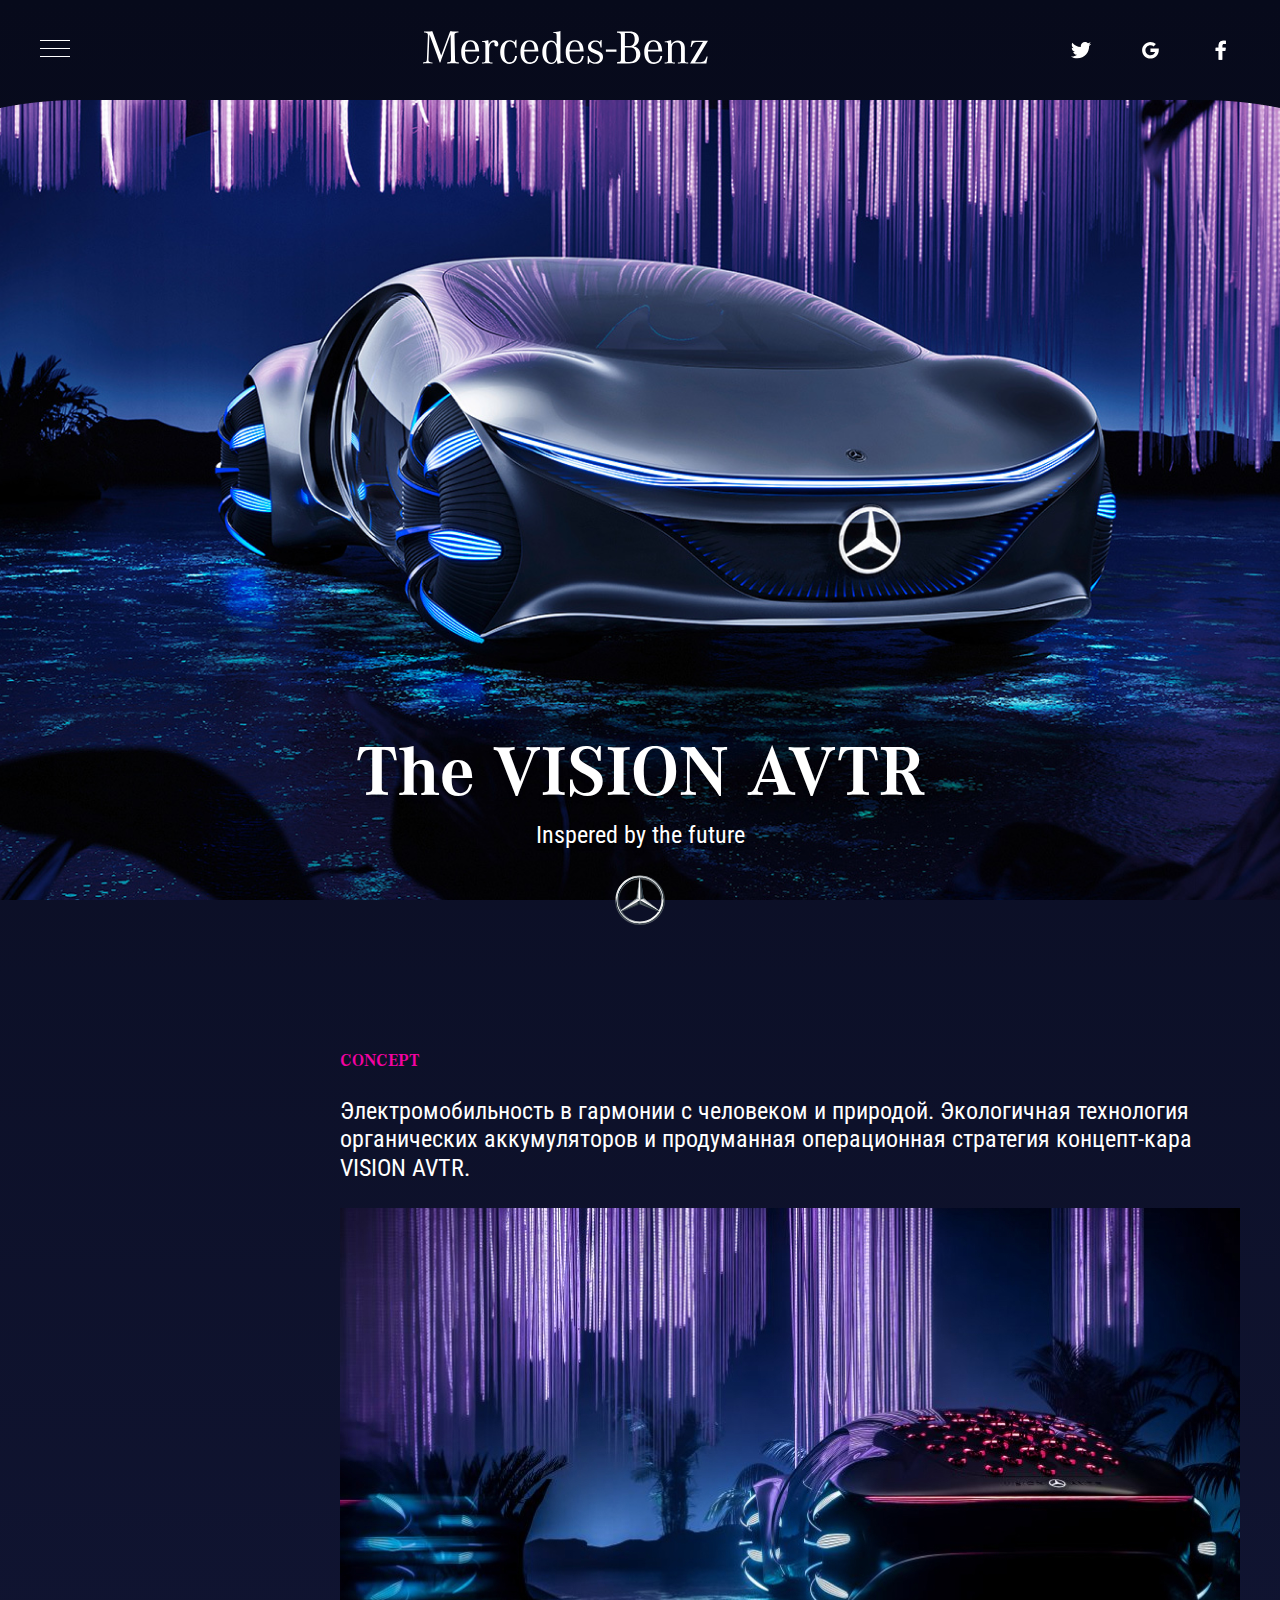
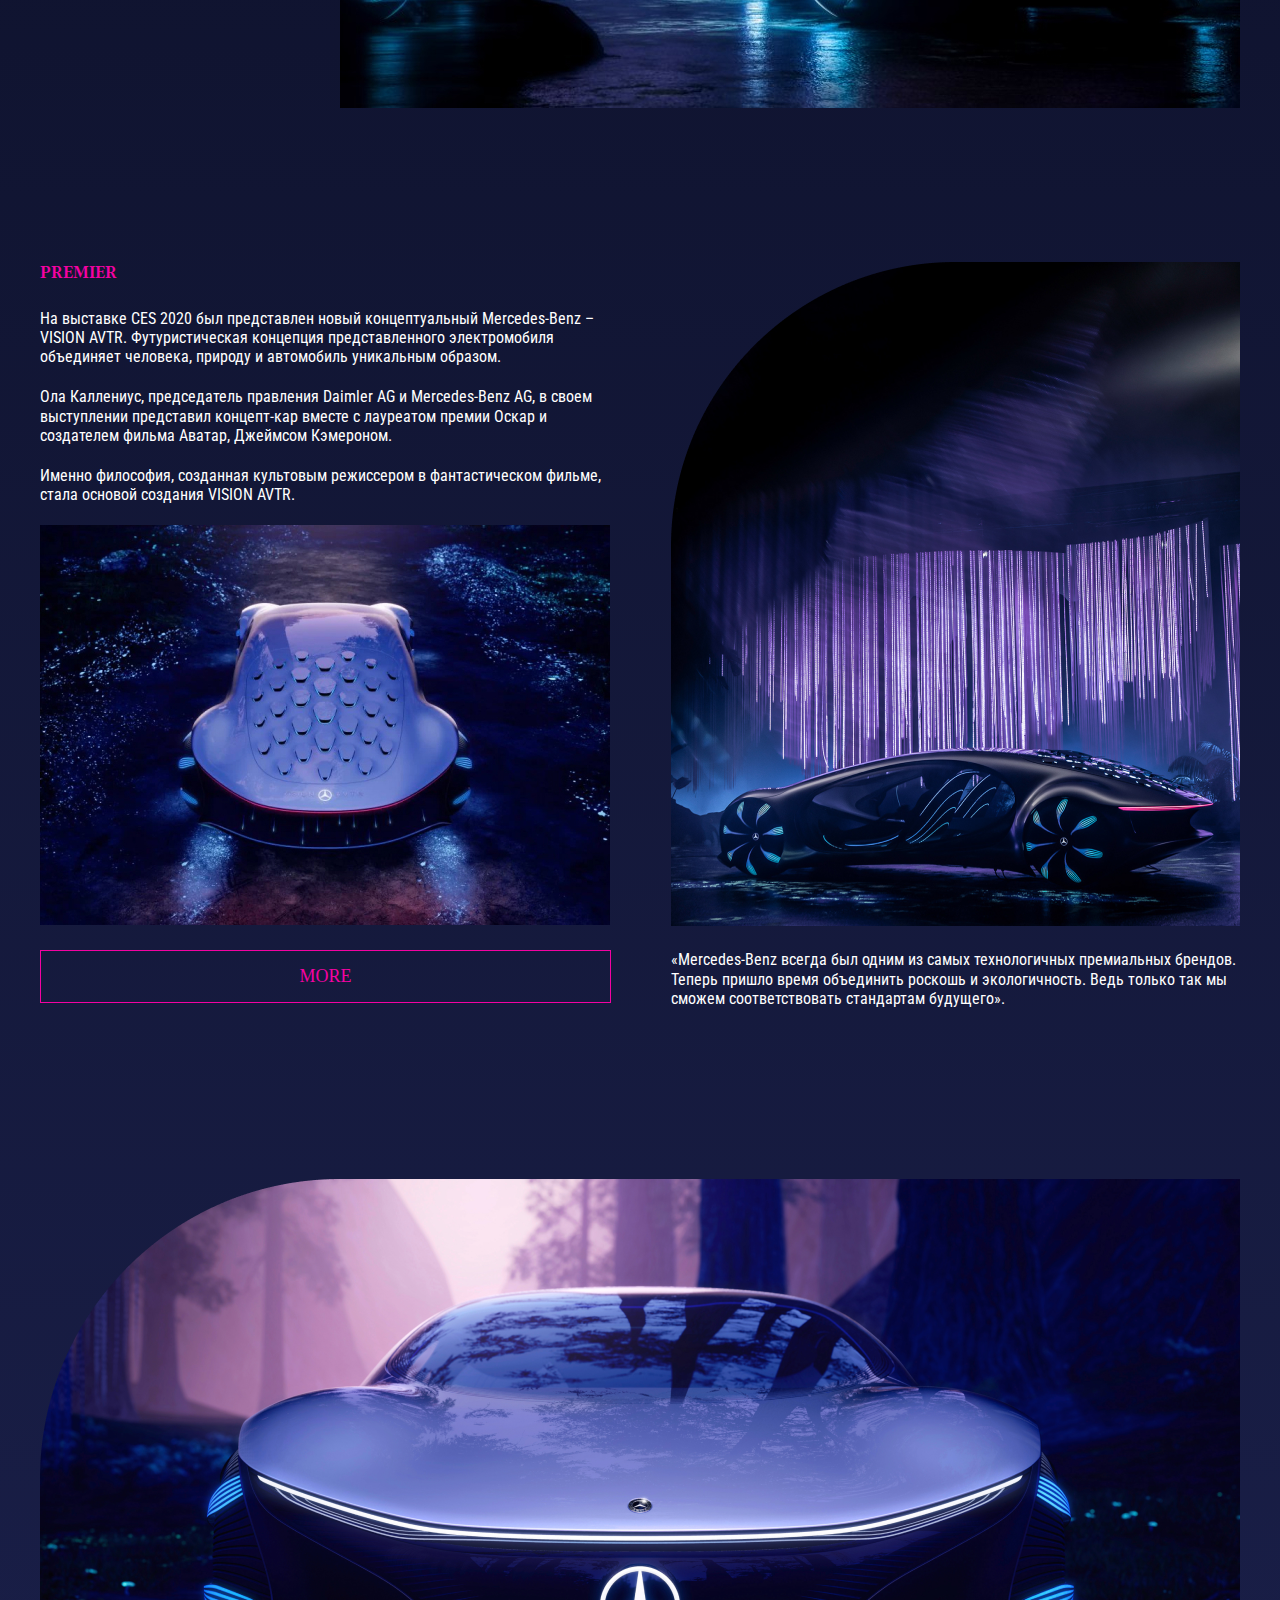
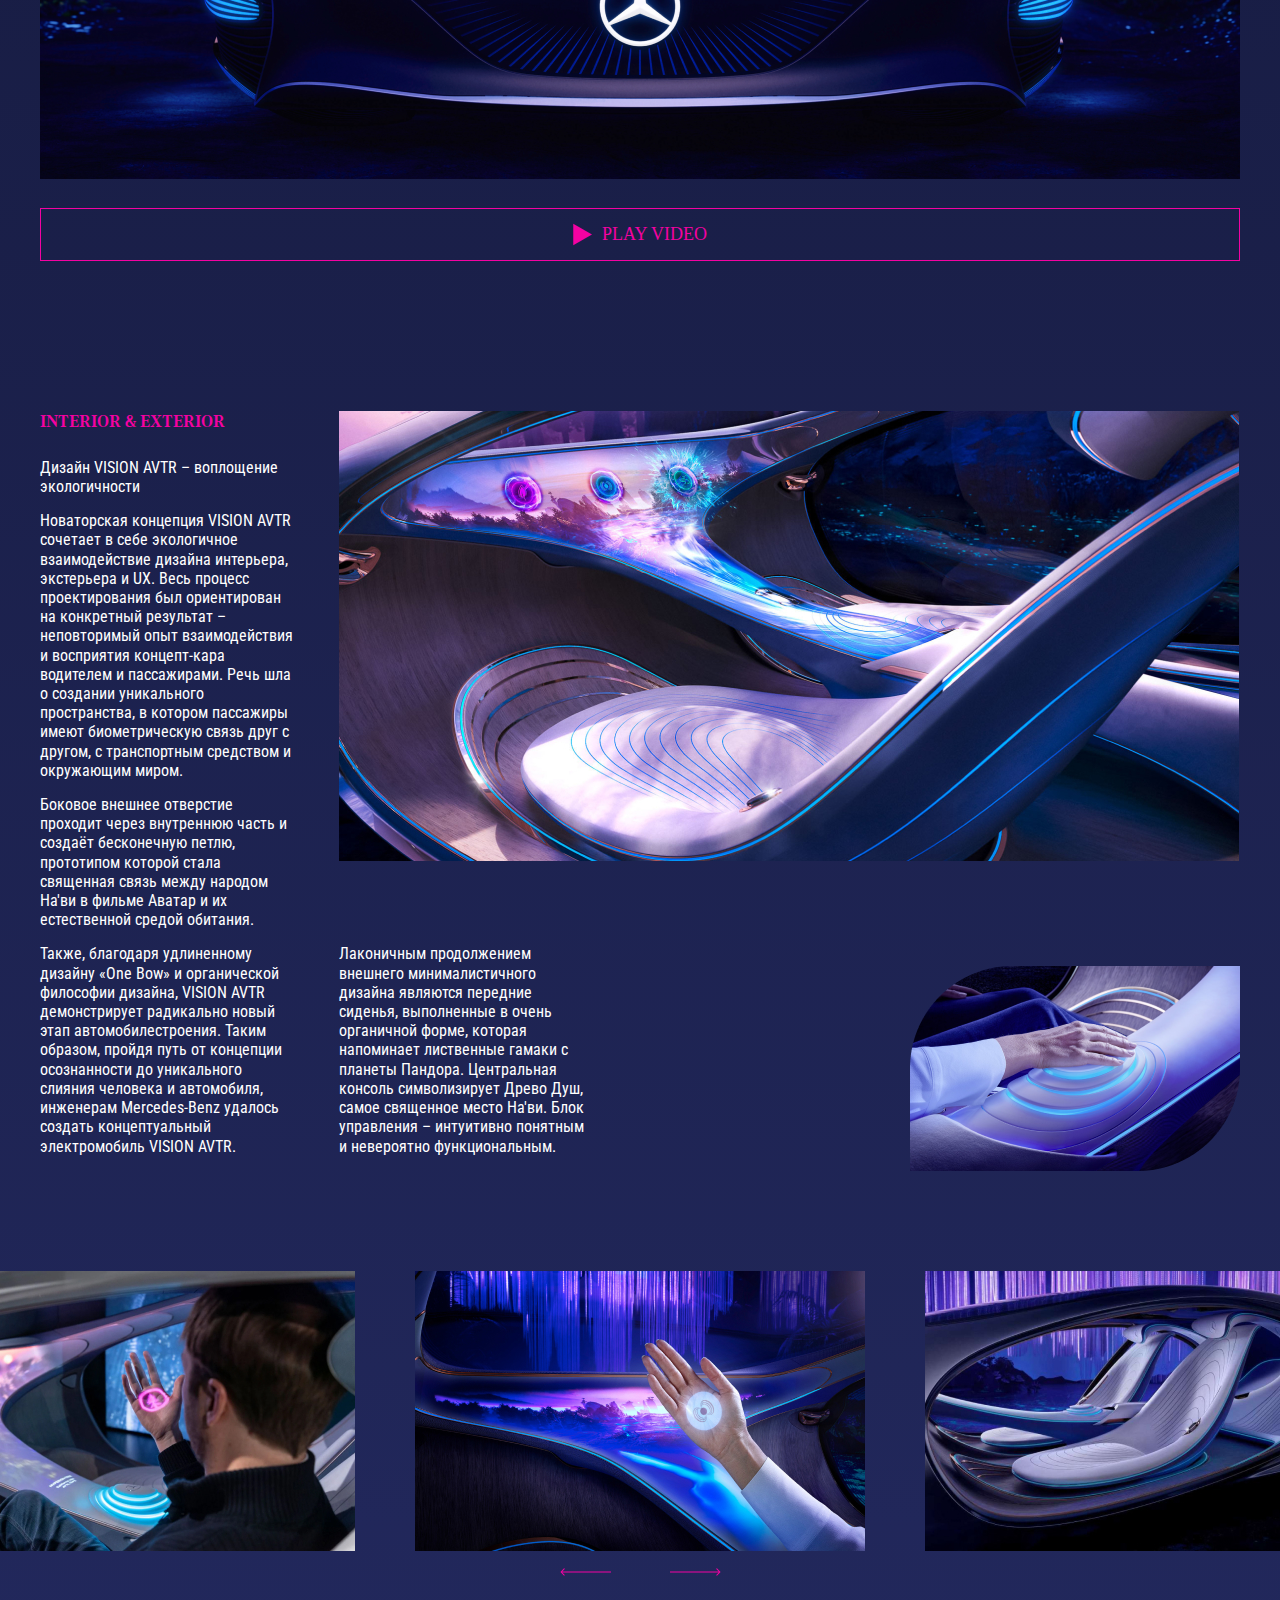
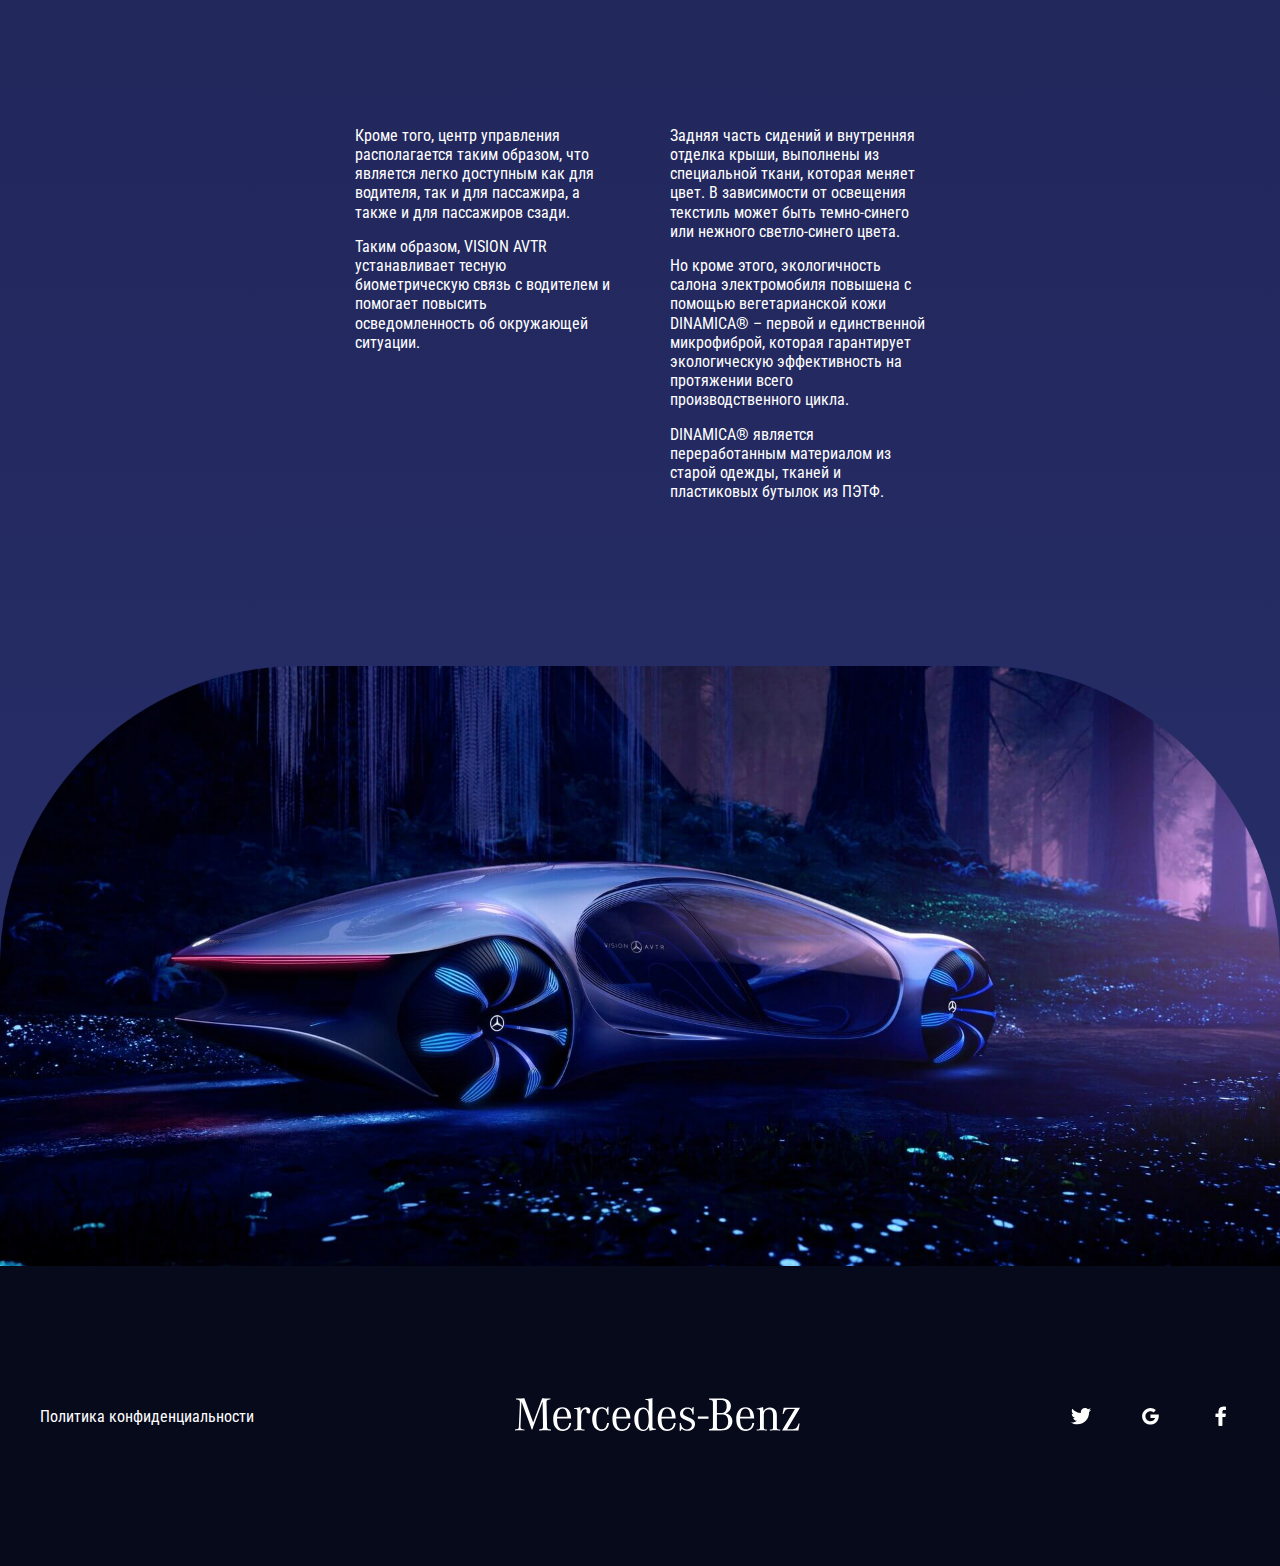
<file: Mercedes/index.html>
<!DOCTYPE html>
<html lang="en">

<head>
    <meta charset="UTF-8">
    <meta name="viewport" content="width=device-width, initial-scale=1.0">
    <meta http-equiv="X-UA-Compatible" content="ie=edge">
    <title>Document</title>
    <link rel="preconnect" href="https://fonts.googleapis.com">
    <link rel="preconnect" href="https://fonts.gstatic.com" crossorigin>
    <link href="https://fonts.googleapis.com/css2?family=Roboto+Condensed&display=swap" rel="stylesheet">
    <link rel="stylesheet" href="css/reset.css">
    <link rel="stylesheet" href="css/slick.css">
    <link rel="stylesheet" href="css/jquery.fancybox.css">
    <link rel="stylesheet" href="css/style.css">
</head>

<body>
<heder class="header">
    <div class="container">
        <div class="header__top">
            <button class="header__nav">
                <img src="images/menu-btn.svg" alt="menu button" class="header__nav-img">
            </button>
            <a href="#" class="logo">
                <img src="images/logo.svg" alt="logo" class="logo__img">
            </a>
            <ul class="list">
                <li class="list__item">
                    <a href="#" class="list__link">
                        <img src="images/twitter.svg" alt="" class="list__img">
                    </a>
                </li>
                <li class="list__item">
                    <a href="#" class="list__link">
                        <img src="images/google.svg" alt="" class="list__img">
                    </a>
                </li>
                <li class="list__item">
                    <a href="#" class="list__link">
                        <img src="images/facebook.svg" alt="" class="list__img">
                    </a>
                </li>
            </ul>
        </div>
    </div>
    <div class="header__content">
        <h1 class="title">
            The VISION AVTR
        </h1>
        <p class="title-descr">
            Inspered by the future
        </p>
    </div>
</heder>

<section class="concept">
    <div class="container">
        <div class="concept__inner">
            <h3 class="concept__title section__title">
                concept
            </h3>
            <p class="concept__text">
                Электромобильность в гармонии с человеком и природой. Экологичная технология органических аккумуляторов
                и продуманная операционная стратегия концепт-кара VISION AVTR.
            </p>
            <img src="images/concept.jpg" alt="" class="concept__img">
        </div>
    </div>
</section>

<section class="premier">
    <div class="container">
        <div class="premier__inner">
            <div class="premier__colum">
                <h3 class="section__title">
                    PREMIER
                </h3>
                <p class="premier__text">
                    На выставке CES 2020 был представлен новый концептуальный Mercedes-Benz – VISION AVTR.
                    Футуристическая концепция представленного электромобиля объединяет человека, природу и автомобиль
                    уникальным образом.
                </p>
                <p class="premier__text">
                    Ола Каллениус, председатель правления Daimler AG и Mercedes-Benz AG, в своем выступлении представил
                    концепт-кар вместе с лауреатом премии Оскар и создателем фильма Аватар, Джеймсом Кэмероном.
                </p>
                <p class="premier__text">
                    Именно философия, созданная культовым режиссером в фантастическом фильме, стала основой создания
                    VISION AVTR.
                </p>
                <img src="images/premier-1.jpg" alt="" class="premier__img">
                <button class="premier__btn">More</button>
            </div>
            <div class="premier__colum">
                <img src="images/premier-2.png" alt="" class="premier__img">
                <p class="premier__text">
                    «Mercedes-Benz всегда был одним из самых технологичных премиальных брендов. Теперь пришло время
                    объединить роскошь и экологичность. Ведь только так мы сможем соответствовать стандартам будущего».
                </p>
            </div>
        </div>
    </div>
</section>

<div class="video">
    <div class="container">
        <img src="images/video.png" alt="" class="video__img">
        <button class="video__btn">
            <svg width="19" height="23" viewBox="0 0 19 23" fill="none" xmlns="http://www.w3.org/2000/svg">
                <path d="M19 11.5L0.25 22.3253L0.25 0.674683L19 11.5Z" fill="#F402A2"/>
            </svg>
            <spa>
                PLAY VIDEO
            </spa>
        </button>
    </div>
</div>

<section class="design">
    <div class="container">
        <div class="design__interior">
            <div class="design__cell-one">
                <h3 class="section__title">
                    INTERIOR & EXTERIOR
                </h3>
                <p class="design__cell-text">
                    Дизайн VISION AVTR – воплощение экологичности
                </p>
                <p class="design__cell-text">
                    Новаторская концепция VISION AVTR сочетает в себе экологичное взаимодействие дизайна интерьера,
                    экстерьера и UX. Весь процесс проектирования был ориентирован на конкретный результат – неповторимый
                    опыт взаимодействия и восприятия концепт-кара водителем и пассажирами. Речь шла о создании
                    уникального пространства, в котором пассажиры имеют биометрическую связь друг с другом, с
                    транспортным средством и окружающим миром.
                </p>
                <p class="design__cell-text">
                    Боковое внешнее отверстие проходит через внутреннюю часть и создаёт бесконечную петлю, прототипом
                    которой стала священная ​​связь между народом На'ви в фильме Аватар и их естественной средой
                    обитания.
                </p>
                <p class="design__cell-text">
                    Также, благодаря удлиненному дизайну «One Bow» и органической философии дизайна, VISION AVTR
                    демонстрирует радикально новый этап автомобилестроения. Таким образом, пройдя путь от концепции
                    осознанности до уникального слияния человека и автомобиля, инженерам Mercedes-Benz удалось создать
                    концептуальный электромобиль VISION AVTR.
                </p>
            </div>
            <img src="images/design-1.jpg" alt="" class="design__interior-img">
            <div class="design__cell-two">
                <div class="design__cell-text">
                    Лаконичным продолжением внешнего минималистичного дизайна являются передние сиденья, выполненные в
                    очень органичной форме, которая напоминает лиственные гамаки с планеты Пандора. Центральная консоль
                    символизирует Древо Душ, самое священное место На'ви. Блок управления – интуитивно понятным и
                    невероятно функциональным.
                </div>
            </div>
            <div class="design__cell-three">
                <img src="images/design-2.png" alt="" class="design__interior-img">

            </div>
        </div>
    </div>
    <div class="design-slider">
        <img src="images/slider-1.jpg" alt="" class="design-slider__item">
        <img src="images/slider-2.jpg" alt="" class="design-slider__item">
        <img src="images/slider-3.jpg" alt="" class="design-slider__item">
        <img src="images/slider-4.jpg" alt="" class="design-slider__item"> <img src="images/slider-1.jpg" alt=""
                                                                                class="design-slider__item">
        <img src="images/slider-2.jpg" alt="" class="design-slider__item">
        <img src="images/slider-3.jpg" alt="" class="design-slider__item">
        <img src="images/slider-4.jpg" alt="" class="design-slider__item">
    </div>
    <div class="design__box">
        <div class="design__box-column">
            <p class="design__box-text">
                Кроме того, центр управления располагается таким образом, что является легко доступным как для водителя,
                так и для пассажира, а также и для пассажиров сзади.
            </p>
            <p class="design__box-text">
                Таким образом, VISION AVTR устанавливает тесную биометрическую связь с водителем и помогает повысить
                осведомленность об окружающей ситуации.

            </p>
        </div>
        <div class="design__box-column">
            <p class="design__box-text">
                Задняя часть сидений и внутренняя отделка крыши, выполнены из специальной ткани, которая меняет цвет. В
                зависимости от освещения текстиль может быть темно-синего или нежного светло-синего цвета.
            </p>
            <p class="design__box-text">
                Но кроме этого, экологичность салона электромобиля повышена с помощью вегетарианской кожи DINAMICA® –
                первой и единственной микрофиброй, которая гарантирует экологическую эффективность на протяжении всего
                производственного цикла.
            </p>
            <p class="design__box-text">
                DINAMICA® является переработанным материалом из старой одежды, тканей и пластиковых бутылок из ПЭТФ.
            </p>
        </div>
    </div>
    <img src="images/design.png" alt="" class="design__img">
</section>


<footer class="footer">
    <div class="container">
        <div class="footer__inner">
            <a href="#" class="footer__link">
                Политика конфиденциальности
            </a>
            <a href="#" class="logo">
                <img src="images/logo.svg" alt="logo" class="logo__img">
            </a>
            <ul class="list">
                <li class="list__item">
                    <a href="#" class="list__link">
                        <img src="images/twitter.svg" alt="" class="list__img">
                    </a>
                </li>
                <li class="list__item">
                    <a href="#" class="list__link">
                        <img src="images/google.svg" alt="" class="list__img">
                    </a>
                </li>
                <li class="list__item">
                    <a href="#" class="list__link">
                        <img src="images/facebook.svg" alt="" class="list__img">
                    </a>
                </li>
            </ul>
        </div>
    </div>
</footer>

<script src="https://ajax.googleapis.com/ajax/libs/jquery/3.4.1/jquery.min.js"></script>
<script src="js/slick.min.js"></script>
<script src="js/jquery.fancybox.min.js"></script>
<script src="js/main.js"></script>
</body>
</file>
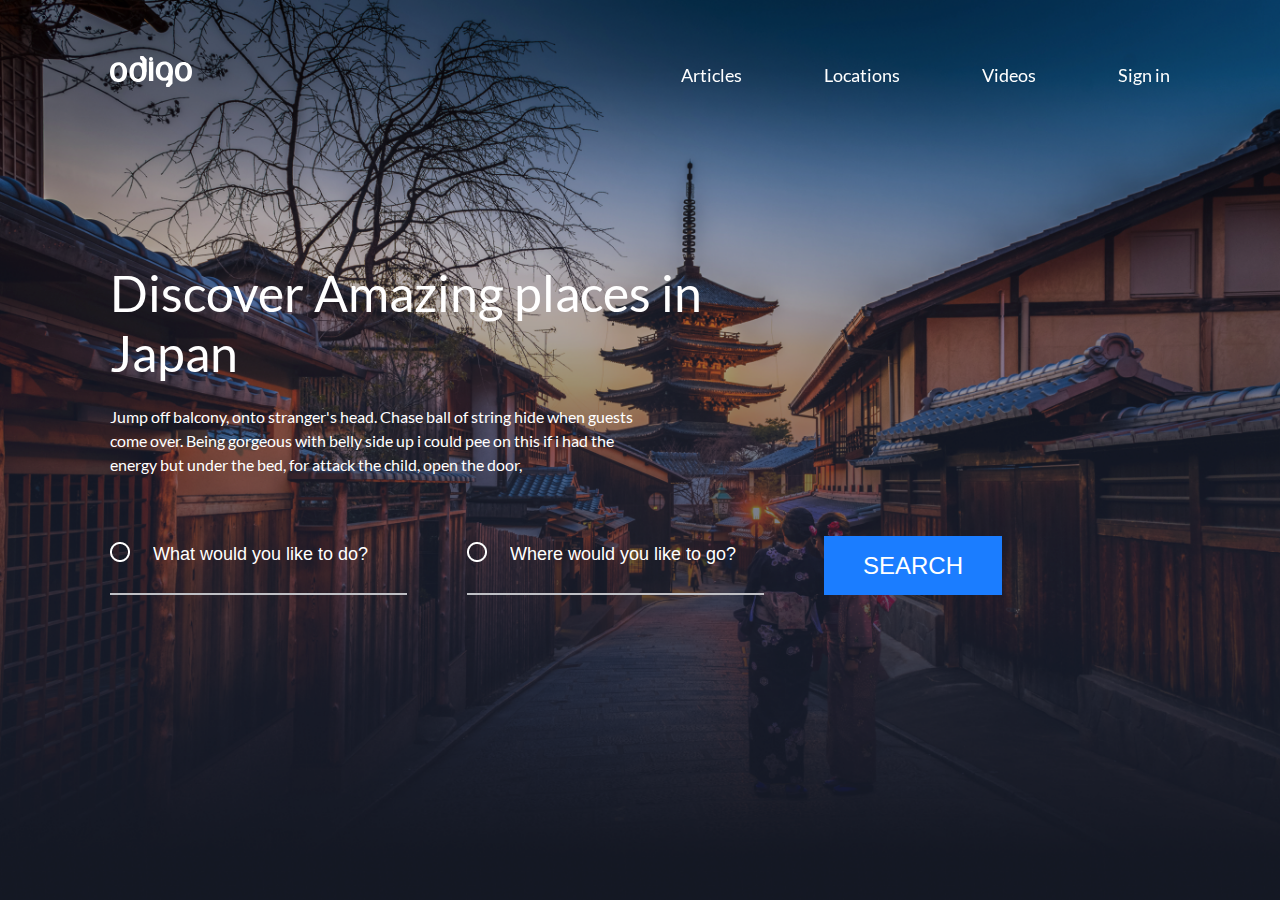
<file: website1/index.html>
<!doctype html>
<html lang="en">
<head>
    <meta charset="UTF-8">
    <meta name="viewport"
          content="width=device-width, user-scalable=no, initial-scale=1.0, maximum-scale=1.0, minimum-scale=1.0">
    <meta http-equiv="X-UA-Compatible" content="ie=edge">
    <title>Discover Amazing places in Japan</title>
    <link rel="stylesheet" href="./css/reset.css">
    <link rel="stylesheet" href="css/style.css">
</head>
<body>
<header class="header">
    <div class="wrapper">
        <div class="header_wrapper">
            <div class="header_logo">
                <a href="/" class="header_logo-link">
                    <img src="./img/svg/odigo-Logo.svg" alt="ODIGO" class="header_logo-pic">
                </a>
            </div>

            <nav class="header_nav">
                <ul class="header_list">
                    <li class="header_item">
                        <a href="#" class="header_link">Articles</a>
                    </li>
                    <li class="header_item">
                        <a href="#" class="header_link">Locations</a>
                    </li>
                    <li class="header_item">
                        <a href="#" class="header_link">Videos</a>
                    </li>
                    <li class="header_item">
                        <a href="#" class="header_link">Sign in</a>
                    </li>
                </ul>
            </nav>
        </div>

    </div>
</header>

<main class="main">
    <section class="intro">
        <div class="wrapper">
            <h1 class="intro_title">
                Discover Amazing places in Japan
            </h1>
            <p class="intro_subtitle">
                Jump off balcony, onto stranger's head. Chase ball of string hide when guests come over. Being gorgeous with belly side up i could pee on this if i had the energy but under the bed, for attack the child, open the door,
            </p>

            <form action="#" class="search_form">
                <fieldset class="search_form_wrap">
                    <p class="search_form_info">
                        <input type="text" name="user-like-to-do" class="search_form_field" placeholder="What would you like to do?">
                        <input type="text" name="user-like-to-go" class="search_form_field" placeholder="Where would you like to go?">
                        <button type="submit" class="search_form_submit">Search</button>
                    </p>
                </fieldset>
            </form>
        </div>
    </section>
</main>

</body>
</html>
</file>
<file: Mercedes/css/style.css>
html {
    box-sizing: border-box;
}

*,
*::after,
*::before {
    box-sizing: inherit;
}

@font-face {
    font-family: Corporate-A-Bold;
    font-style: normal;
    font-weight: 700;
    src: url('../fonts/Corporate-A-Bold.woff2') format('woff2'),
    url('../fonts/Corporate-A-Bold.woff') format('woff');
}

body {
    font-family: 'Roboto Condensed', sans-serif;
    background: linear-gradient(180deg, #070A1B 0%, #2A3170 100%);
    font-weight: 400;
    font-size: 16px;
    line-height: 120%;
    color: #FFFFFF;
}

a {
    text-decoration: none;
    color: inherit;
}

button {
    background-color: transparent;
    border: none;
    padding: 0;
    cursor: pointer;
}

ul {
    list-style: none;
}

.container {
    max-width: 1220px;
    margin: 0 auto;
    padding: 0 10px;
}

.header {
    background: #070A1B;
}

.header__top {
    display: flex;
    justify-content: space-between;
    align-items: center;
    height: 100px;
}

.list {
    display: flex;
}

.list__item + .list__item {
    margin-left: 30px;
}

.list__link {
    width: 40px;
    height: 40px;
    display: flex;
    justify-content: center;
    align-items: center;
    border-radius: 50%;
    transition: background .3s;
}

.list__link:hover {
    background-color: #C1A1D2;

}

.header__content {
    background-image: url(../images/header-bg.png);
    min-height: calc(100vh - 100px);
    background-repeat: no-repeat;
    background-position: center;
    background-size: cover;
    display: flex;
    flex-direction: column;
    align-items: center;
    justify-content: flex-end;
    position: relative;
}

.header__content::before {
    content: "";
    background-image: url(../images/decor.svg);
    width: 50px;
    height: 50px;
    position: absolute;
    left: 50%;
    transform: translateX(-50%);
    bottom: -25px;
}

.title {
    font-family: Corporate-A-Bold;
    margin-bottom: 5px;
    font-size: 72px;
    line-height: 120%;
    text-shadow: 0px 4px 4px rgba(0, 0, 0, 0.25);
}

.title-descr {
    font-size: 24px;
    line-height: 120%;
    text-shadow: 0px 4px 4px rgba(0, 0, 0, 0.25);
    margin-bottom: 50px;
}

/*footer section start*/
.footer{
    background: #070A1B;
}
.footer__inner {
    display: flex;
    justify-content: space-between;
    align-items: center;
    height: 300px;
}
/*footer section end*/

/*concept section start*/

.concept {
    padding-top: 150px;
    margin-bottom: 150px;

}

.concept__inner {
    max-width: 900px;
    margin-left: auto;
}

.section__title {
    margin-bottom: 25px;
    text-transform: uppercase;
    font-family: Corporate-A-Bold;
    color: #F402A2;
    font-size: 18px;
    line-height: 120%;
}

.concept__text {
    margin-bottom: 25px;
    font-size: 24px;
    line-height: 120%;
}

/*concept section end*/


/*premier section start*/

.premier {
    margin-bottom: 150px;
}

.premier__inner {
    display: flex;
    gap: 60px;

}

.premier__text {
    line-height: 120%;
    margin-bottom: 21px;
}

.premier__img {
    margin-bottom: 20px;
}

.premier__btn {
    display: block;
    width: 100%;
    font-family: 'Corporate A';
    text-transform: uppercase;
    text-align: center;
    font-size: 18px;
    line-height: 120%;
    color: #F402A2;
    border: 1px solid #F402A2;
    padding: 15px;
    transition: all .3s;
}

.premier__btn:hover {
    border: 1px solid #53A1CB;
    color: #53A1CB;
}

/*premier section end*/

/*video section start*/

.video {
    margin-bottom: 150px;

}

.video__img {
    margin-bottom: 25px;
}

.video__btn {
    width: 100%;
    display: flex;
    font-family: 'Corporate A';
    text-transform: uppercase;
    justify-content: center;
    align-items: center;
    font-size: 18px;
    gap: 10px;
    line-height: 120%;
    color: #F402A2;
    border: 1px solid #F402A2;
    padding: 14px;
    transition: all .3s;
}

.video__btn:hover {
    border: 1px solid #53A1CB;
    color: #53A1CB;
}

.video__btn path {
    transition: all .3s;
}

.video__btn:hover path {
    fill: #53A1CB;
}

/*video section end*/

/*section design start*/
.design{

}

.design__interior {
    display: grid;
    grid-template-columns: 255px 255px auto 330px;
    grid-template-rows: auto auto;
    gap: 14px 44px;
    margin-bottom: 100px;
}

.design__cell-one {
    grid-row: 1/3;
}

.design__cell-two {
    grid-row-end: -1;
    display: flex;
    align-items: flex-end;
}

.design__cell-three {
    grid-row-end: -1;
    grid-column-end: -1;
    display: flex;
    align-items: flex-end;
}
.design__cell-text{
    margin-bottom: 15px;
}

.design-slider__item{
    margin: 0 30px;
}
/*.slick-track{*/
/*    margin-left: -30px;*/
/*}*/
.design-slider{
    padding-bottom: 25px;

}

.arrow{
    position: absolute;
    z-index: 10;
    cursor: pointer;
    bottom: 0;
    left: 50%;
}
.arrow-left{
    transform: translateX(-80px);
}
.arrow-right{
    transform: translateX(30px);
}

.design__box{
    max-width: 590px;
    margin: 150px auto;
    padding: 0 10px;
    display: flex;
    gap: 60px;
}
.design__box-column{
    width: 255px;
}
.design__box-text{
    margin-bottom: 15px;
}
.design__img{
    max-width: 100%;
    display: block;
    object-fit: cover;
    margin: 0 auto;
}
/*section design end*/

/*adaptive start*/



/*adaptive end*/
</file>
<file: website1/css/style.css>
/* lato-regular - latin */
@font-face {
    font-family: 'Lato';
    font-style: normal;
    font-weight: 400;
    src: local(''),
    url('../fonts/lato-v23-latin-regular.woff2') format('woff2'), /* Chrome 26+, Opera 23+, Firefox 39+ */ url('../fonts/lato-v23-latin-regular.woff') format('woff'); /* Chrome 6+, Firefox 3.6+, IE 9+, Safari 5.1+ */
}

/* lato-700 - latin */
@font-face {
    font-family: 'Lato';
    font-style: normal;
    font-weight: 700;
    src: local(''),
    url('../fonts/lato-v23-latin-700.woff2') format('woff2'), /* Chrome 26+, Opera 23+, Firefox 39+ */ url('../fonts/lato-v23-latin-700.woff') format('woff'); /* Chrome 6+, Firefox 3.6+, IE 9+, Safari 5.1+ */
}

/* lato-900 - latin */
@font-face {
    font-family: 'Lato';
    font-style: normal;
    font-weight: 900;
    src: local(''),
    url('../fonts/lato-v23-latin-900.woff2') format('woff2'), /* Chrome 26+, Opera 23+, Firefox 39+ */ url('../fonts/lato-v23-latin-900.woff') format('woff'); /* Chrome 6+, Firefox 3.6+, IE 9+, Safari 5.1+ */
}

html {
    box-sizing: border-box;
}

*, *::before, *::after {
    box-sizing: inherit;
}

body {
    font-family: 'Lato';
    font-style: normal;
    font-size: 16px;
    font-weight: normal;
    line-height: 1.2;
    color: #102746;

}

.wrapper {
    max-width: 1060px;
    margin: 0 auto;
}

/*Header style start*/
.header {
    position: fixed;
    top: 0;
    left: 0;
    width: 100%;
}

.header_wrapper {
    display: flex;
    flex-wrap: wrap;
    align-items: flex-end;
    justify-content: space-between;
    margin-top: 56px;

}

.header_list {
    display: flex;
    flex-wrap: wrap;
}

.header_item {
    margin-right: 82px;
}

.header_item:last-child {
    margin-right: 0;
}

.header_link {
    font-size: 18px;
    line-height: 24px;
    color: #ffffff;
    text-decoration: none;

}

.header_link:hover, .header_link:focus, .header_link:active {
    opacity: 0.75;
}

/*Header style end*/

/*Intro style start*/
.intro {
    min-height: 100vh;
    background: url("../img/intro-bg.png") no-repeat center;
    background-size: cover;
    padding-top: 263px;
}

.intro_title {
    font-weight: 500;
    font-size: 50px;
    line-height: 60px;
    color: white;
    max-width: 690px;
    margin-bottom: 22px;
}

.intro_subtitle {
    max-width: 546px;
    font-weight: 400;
    font-size: 16px;
    line-height: 24px;
    color: white;
    margin-bottom: 59px;
}

.search_form_info {
    display: flex;
    flex-wrap: wrap;
}

.search_form_field {
    width: 297px;
    background: transparent url("../img/svg/Oval.png") no-repeat left 6px;
    background-size: 20px;
    border: 0;
    border-bottom: 2px solid #BFC0C5;
    margin-right: 60px;
    padding-left: 43px;
    padding-bottom: 22px;
    font-weight: 500;
    font-size: 18px;
    line-height: 24px;
    color: white;
}

.search_form_field::placeholder {
    font-weight: 500;
    font-size: 18px;
    line-height: 24px;
    color: white;
}

.search_form_submit {
    padding: 15px 39px;
    background: #1B7DFF;
    border: 0;
    text-transform: uppercase;
    font-weight: 500;
    font-size: 24px;
    line-height: 29px;
    color: #ffffff;
}

.search_form_submit:hover, .search_form_submit:hover, .search_form_submit:hover {
    background: #2a5c9f;
}

/*Intro style end*/
</file>
